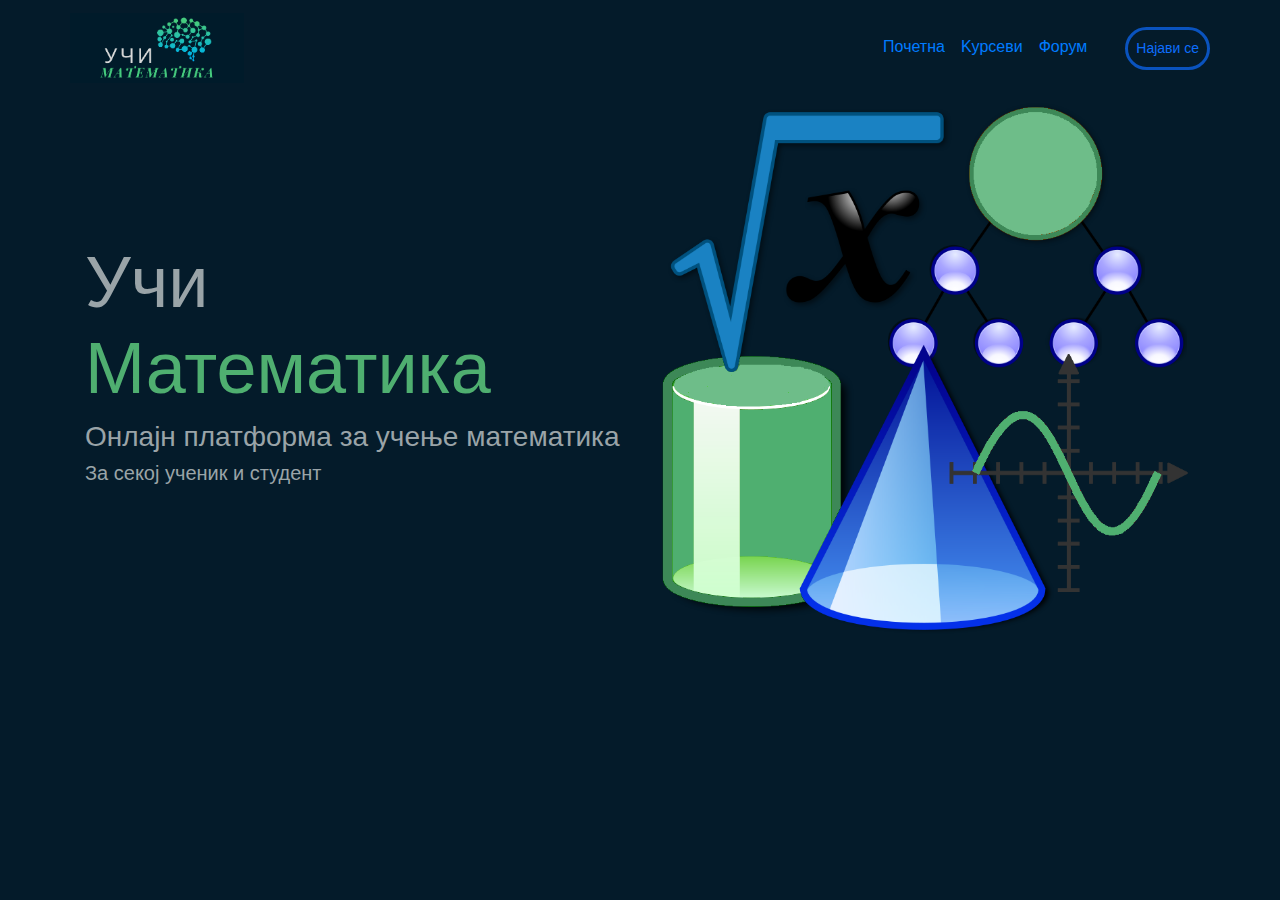
<file: index.html>
<!DOCTYPE html>
<html lang="en">
<head>
    <meta charset="UTF-8">
    <title>Учи Математика</title>
    <link rel="stylesheet" href="https://cdn.jsdelivr.net/npm/bootstrap@4.3.1/dist/css/bootstrap.min.css"
          integrity="sha384-ggOyR0iXCbMQv3Xipma34MD+dH/1fQ784/j6cY/iJTQUOhcWr7x9JvoRxT2MZw1T" crossorigin="anonymous">
    <link href="home.css" rel="stylesheet">
</head>
<body>

<nav class="navbar navbar-expand" style="background-color: #041b2a">
    <div class="container">
        <img src="img/logo.png" class="navbar-brand" style="height: 80px">

        <ul class="navbar-nav">
            <li class="nav-item active">
                <a class="nav-link" href="index.html">Почетна</a>
            </li>
            <li class="nav-item">
                <a class="nav-link" href="courses.html">Kурсеви</a>
            </li>
            <li class="nav-item">
                <a class="nav-link" href="forum.html">Форум</a>

            </li>
            <li class="nav-item">
                <a class="nav-link custom"  href="#">Најави се</a>
            </li>
        </ul>
    </div>
</nav>


<div class="container">
    <div class="row">
        <div class="col-6 d-flex flex-column justify-content-center" style="color: #9aa4a8">
            <h1 class="display-3"> Учи <span style="color: #4faf70"> Математика </span></h1>
            <h3> Онлајн платформа за учење математика</h3>
            <h5> За секој ученик и студент</h5>

        </div>
        <div class="col-6 d-flex flex-column justify-content-center">
            <img src="img/math.png">
        </div>
    </div>
</div>

</body>
</html>
</file>
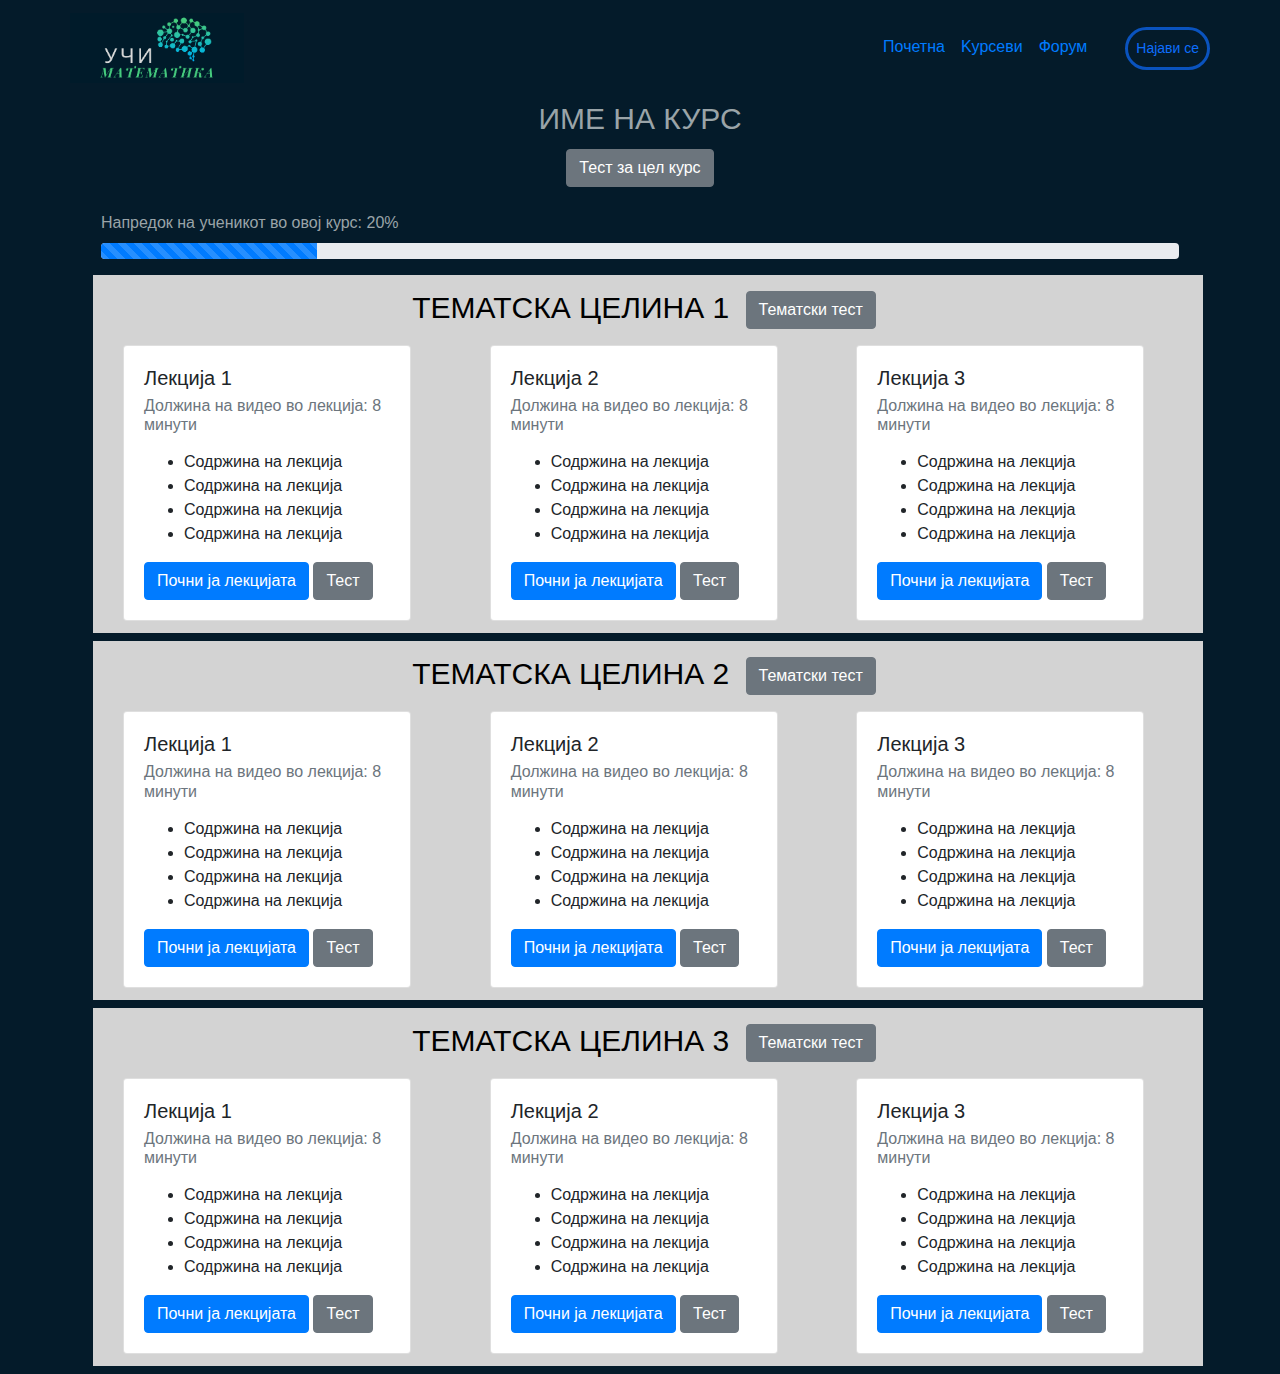
<file: course.html>
<!DOCTYPE html>
<html lang="en">
<head>
    <meta charset="UTF-8">
    <title>Курс</title>
    <link rel="stylesheet" href="https://cdn.jsdelivr.net/npm/bootstrap@4.3.1/dist/css/bootstrap.min.css"
          integrity="sha384-ggOyR0iXCbMQv3Xipma34MD+dH/1fQ784/j6cY/iJTQUOhcWr7x9JvoRxT2MZw1T" crossorigin="anonymous">
    <link href="home.css" rel="stylesheet">
</head>
<body>
<nav class="navbar navbar-expand" style="background-color: #041b2a">
    <div class="container">
        <img src="img/logo.png" class="navbar-brand" style="height: 80px">

        <ul class="navbar-nav">
            <li class="nav-item ">
                <a class="nav-link" href="index.html">Почетна</a>
            </li>
            <li class="nav-item">
                <a class="nav-link" href="courses.html">Kурсеви</a>
            </li>
            <li class="nav-item">
                <a class="nav-link" href="forum.html">Форум</a>

            </li>
            <li class="nav-item">
                <a class="nav-link custom" href="#">Најави се</a>
            </li>
        </ul>
    </div>
</nav>

<div class="container">
    <div class="row text-center">
        <div class="col te">
            ИМЕ НА КУРС
        </div>
    </div>
    <div class="row text-center">
        <div class="col">
            <a href="test.html" class="btn btn-secondary m-2">Тест за цел курс</a>
        </div>
    </div>


    <div class="m-3" style="color: #9aa4a8">
        Напредок на ученикот во овој курс: 20%
        <div class="progress mt-2">
            <div class="progress-bar progress-bar-striped" role="progressbar" aria-valuenow="20" aria-valuemin="0"
                 aria-valuemax="100" style="width: 20%">
            </div>
        </div>
    </div>

    <div class="container m-2" style="background-color: lightgray">
        <div class="row text-center">
            <div class="col te m-2" style="color: black">
                ТЕМАТСКА ЦЕЛИНА 1
                <a href="test.html" class="btn btn-secondary m-2">Тематски тест</a>

            </div>
        </div>
        <div class="card-columns">
            <div class="col">
                <div class="card" style="width: 18rem;">
                    <div class="card-body">
                        <h5 class="card-title">Лекција 1</h5>
                        <h6 class="card-subtitle mb-2 text-muted">Должина на видео во лекција: 8 минути</h6>
                        <p class="card-text">
                        <ul>
                            <li> Содржина на лекција</li>
                            <li> Содржина на лекција</li>
                            <li> Содржина на лекција</li>
                            <li> Содржина на лекција</li>
                        </ul>
                        </p>
                        <a href="lecture.html" class="btn btn-primary">Почни ја лекцијата</a>
                        <a href="test.html" class=" btn btn-secondary">Тест</a>
                    </div>
                </div>
            </div>

            <div class="col">
                <div class="card" style="width: 18rem;">
                    <div class="card-body">
                        <h5 class="card-title">Лекција 2</h5>
                        <h6 class="card-subtitle mb-2 text-muted">Должина на видео во лекција: 8 минути</h6>
                        <p class="card-text">
                        <ul>
                            <li> Содржина на лекција</li>
                            <li> Содржина на лекција</li>
                            <li> Содржина на лекција</li>
                            <li> Содржина на лекција</li>
                        </ul>
                        </p>
                        <a href="lecture.html" class="btn btn-primary">Почни ја лекцијата</a>
                        <a href="test.html" class="btn btn-secondary">Тест</a>
                    </div>
                </div>
            </div>

            <div class="col">
                <div class="card" style="width: 18rem;">
                    <div class="card-body">
                        <h5 class="card-title">Лекција 3</h5>
                        <h6 class="card-subtitle mb-2 text-muted">Должина на видео во лекција: 8 минути</h6>
                        <p class="card-text">
                        <ul>
                            <li> Содржина на лекција</li>
                            <li> Содржина на лекција</li>
                            <li> Содржина на лекција</li>
                            <li> Содржина на лекција</li>
                        </ul>
                        </p>
                        <a href="lecture.html" class="btn btn-primary">Почни ја лекцијата</a>
                        <a href="test.html" class=" btn btn-secondary">Тест</a>
                    </div>
                </div>
            </div>
        </div>
    </div>

    <div class="container m-2" style="background-color: lightgray">
        <div class="row text-center">
            <div class="col te m-2" style="color: black">
                ТЕМАТСКА ЦЕЛИНА 2
                <a href="test.html" class="btn btn-secondary m-2">Тематски тест</a>
            </div>
        </div>
        <div class="card-columns">
            <div class="col">
                <div class="card" style="width: 18rem;">
                    <div class="card-body">
                        <h5 class="card-title">Лекција 1</h5>
                        <h6 class="card-subtitle mb-2 text-muted">Должина на видео во лекција: 8 минути</h6>
                        <p class="card-text">
                        <ul>
                            <li> Содржина на лекција</li>
                            <li> Содржина на лекција</li>
                            <li> Содржина на лекција</li>
                            <li> Содржина на лекција</li>
                        </ul>
                        </p>
                        <a href="lecture.html" class="btn btn-primary">Почни ја лекцијата</a>
                        <a href="test.html" class=" btn btn-secondary">Тест</a>
                    </div>
                </div>
            </div>

            <div class="col">
                <div class="card" style="width: 18rem;">
                    <div class="card-body">
                        <h5 class="card-title">Лекција 2</h5>
                        <h6 class="card-subtitle mb-2 text-muted">Должина на видео во лекција: 8 минути</h6>
                        <p class="card-text">
                        <ul>
                            <li> Содржина на лекција</li>
                            <li> Содржина на лекција</li>
                            <li> Содржина на лекција</li>
                            <li> Содржина на лекција</li>
                        </ul>
                        </p>
                        <a href="lecture.html" class="btn btn-primary">Почни ја лекцијата</a>
                        <a href="test.html" class="btn btn-secondary">Тест</a>
                    </div>
                </div>
            </div>

            <div class="col">
                <div class="card" style="width: 18rem;">
                    <div class="card-body">
                        <h5 class="card-title">Лекција 3</h5>
                        <h6 class="card-subtitle mb-2 text-muted">Должина на видео во лекција: 8 минути</h6>
                        <p class="card-text">
                        <ul>
                            <li> Содржина на лекција</li>
                            <li> Содржина на лекција</li>
                            <li> Содржина на лекција</li>
                            <li> Содржина на лекција</li>
                        </ul>
                        </p>
                        <a href="lecture.html" class="btn btn-primary">Почни ја лекцијата</a>
                        <a href="test.html" class=" btn btn-secondary">Тест</a>
                    </div>
                </div>
            </div>
        </div>
    </div>

    <div class="container m-2" style="background-color: lightgray">
        <div class="row text-center">
            <div class="col te m-2" style="color: black">
                ТЕМАТСКА ЦЕЛИНА 3
                <a href="test.html" class="btn btn-secondary m-2">Тематски тест</a>
            </div>
        </div>
        <div class="card-columns">
            <div class="col">
                <div class="card" style="width: 18rem;">
                    <div class="card-body">
                        <h5 class="card-title">Лекција 1</h5>
                        <h6 class="card-subtitle mb-2 text-muted">Должина на видео во лекција: 8 минути</h6>
                        <p class="card-text">
                        <ul>
                            <li> Содржина на лекција</li>
                            <li> Содржина на лекција</li>
                            <li> Содржина на лекција</li>
                            <li> Содржина на лекција</li>
                        </ul>
                        </p>
                        <a href="lecture.html" class="btn btn-primary">Почни ја лекцијата</a>
                        <a href="test.html" class=" btn btn-secondary">Тест</a>
                    </div>
                </div>
            </div>

            <div class="col">
                <div class="card" style="width: 18rem;">
                    <div class="card-body">
                        <h5 class="card-title">Лекција 2</h5>
                        <h6 class="card-subtitle mb-2 text-muted">Должина на видео во лекција: 8 минути</h6>
                        <p class="card-text">
                        <ul>
                            <li> Содржина на лекција</li>
                            <li> Содржина на лекција</li>
                            <li> Содржина на лекција</li>
                            <li> Содржина на лекција</li>
                        </ul>
                        </p>
                        <a href="lecture.html" class="btn btn-primary">Почни ја лекцијата</a>
                        <a href="test.html" class="btn btn-secondary">Тест</a>
                    </div>
                </div>
            </div>

            <div class="col">
                <div class="card" style="width: 18rem;">
                    <div class="card-body">
                        <h5 class="card-title">Лекција 3</h5>
                        <h6 class="card-subtitle mb-2 text-muted">Должина на видео во лекција: 8 минути</h6>
                        <p class="card-text">
                        <ul>
                            <li> Содржина на лекција</li>
                            <li> Содржина на лекција</li>
                            <li> Содржина на лекција</li>
                            <li> Содржина на лекција</li>
                        </ul>
                        </p>
                        <a href="lecture.html" class="btn btn-primary">Почни ја лекцијата</a>
                        <a href="test.html" class=" btn btn-secondary">Тест</a>
                    </div>
                </div>
            </div>
</body>
</html>
</file>
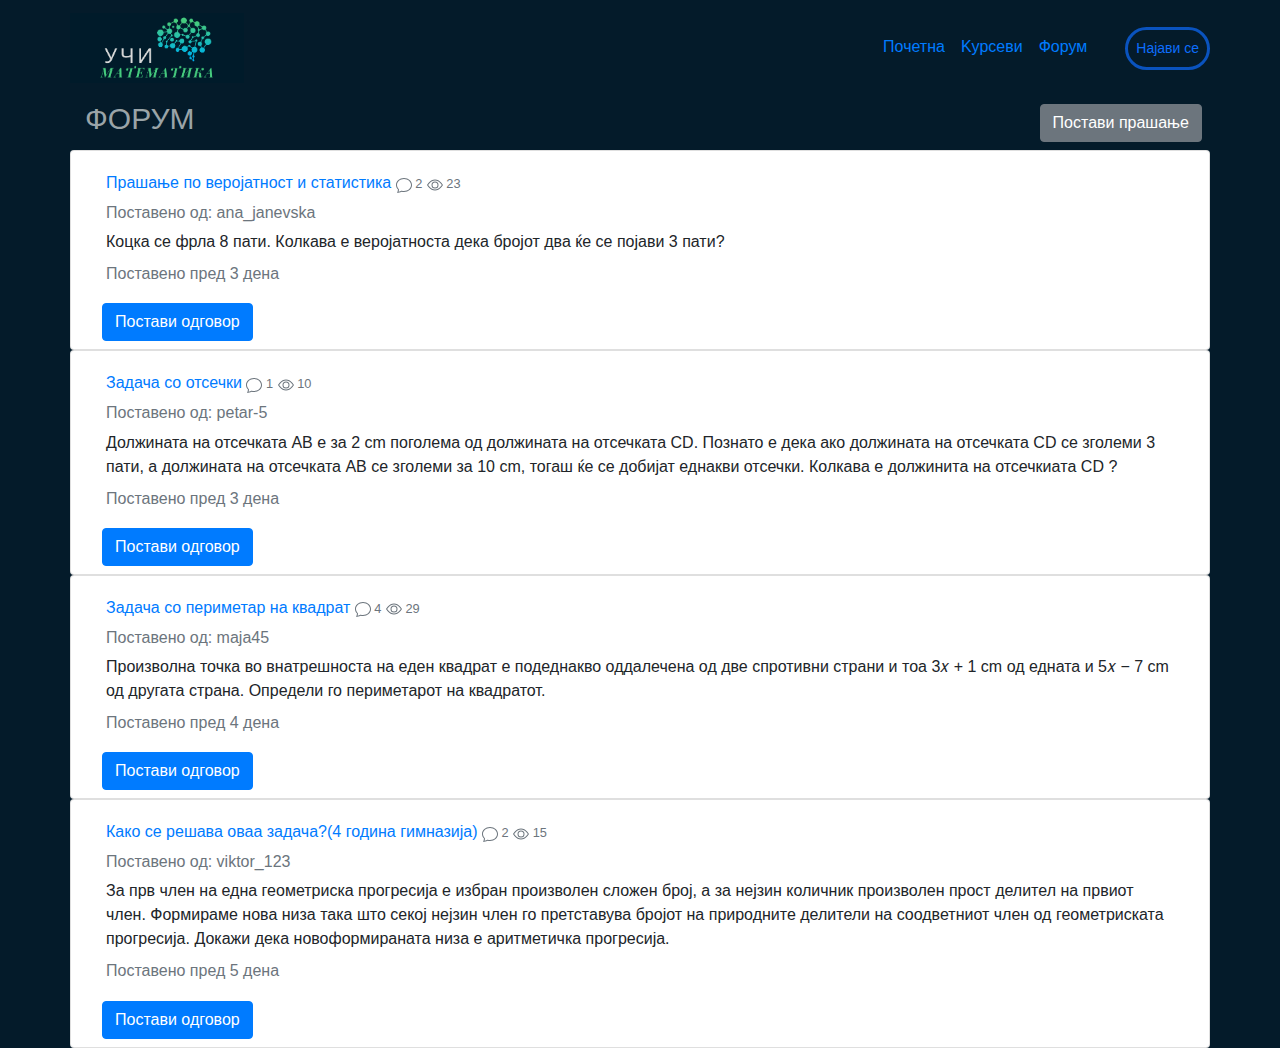
<file: forum.html>
<!DOCTYPE html>
<html lang="en">
<head>
    <meta charset="UTF-8">
    <title>Форум за прашања</title>
    <link rel="stylesheet" href="https://cdn.jsdelivr.net/npm/bootstrap@4.3.1/dist/css/bootstrap.min.css"
          integrity="sha384-ggOyR0iXCbMQv3Xipma34MD+dH/1fQ784/j6cY/iJTQUOhcWr7x9JvoRxT2MZw1T" crossorigin="anonymous">
    <link href="home.css" rel="stylesheet">

</head>
<body>

<nav class="navbar navbar-expand" style="background-color: #041b2a">
    <div class="container">
        <img src="img/logo.png" class="navbar-brand" style="height: 80px">

        <ul class="navbar-nav">
            <li class="nav-item ">
                <a class="nav-link" href="index.html">Почетна</a>
            </li>
            <li class="nav-item">
                <a class="nav-link" href="courses.html">Kурсеви</a>
            </li>
            <li class="nav-item">
                <a class="nav-link active" href="forum.html">Форум</a>

            </li>
            <li class="nav-item">
                <a class="nav-link custom" href="#">Најави се</a>
            </li>
        </ul>
    </div>
</nav>


<div class="container">

    <div class="row">
        <div class="col te ">
            ФОРУМ
        </div>

            <div style="float: right">
                <a href="#" class="btn btn-secondary m-2">Постави прашање</a>
            </div>
    </div>

    <div class="row">
        <div class="card col">
            <div class="card-body">
                <a href="#" class="card-title title">Прашање по веројатност и статистика</a>
                <span class="text-muted small"> <svg xmlns="http://www.w3.org/2000/svg" width="16"
                                                     height="16"
                                                     fill="currentColor" class="bi bi-chat"
                                                     viewBox="0 0 16 16">
        <path d="M2.678 11.894a1 1 0 0 1 .287.801 10.97 10.97 0 0 1-.398 2c1.395-.323 2.247-.697 2.634-.893a1 1 0 0 1 .71-.074A8.06 8.06 0 0 0 8 14c3.996 0 7-2.807 7-6 0-3.192-3.004-6-7-6S1 4.808 1 8c0 1.468.617 2.83 1.678 3.894zm-.493 3.905a21.682 21.682 0 0 1-.713.129c-.2.032-.352-.176-.273-.362a9.68 9.68 0 0 0 .244-.637l.003-.01c.248-.72.45-1.548.524-2.319C.743 11.37 0 9.76 0 8c0-3.866 3.582-7 8-7s8 3.134 8 7-3.582 7-8 7a9.06 9.06 0 0 1-2.347-.306c-.52.263-1.639.742-3.468 1.105z"/>
    </svg> 2</span>

                <span class="text-muted small"> <svg xmlns="http://www.w3.org/2000/svg" width="16"
                                                     height="16" fill="currentColor" class="bi bi-eye"
                                                     viewBox="0 0 16 16">
  <path d="M16 8s-3-5.5-8-5.5S0 8 0 8s3 5.5 8 5.5S16 8 16 8zM1.173 8a13.133 13.133 0 0 1 1.66-2.043C4.12 4.668 5.88 3.5 8 3.5c2.12 0 3.879 1.168 5.168 2.457A13.133 13.133 0 0 1 14.828 8c-.058.087-.122.183-.195.288-.335.48-.83 1.12-1.465 1.755C11.879 11.332 10.119 12.5 8 12.5c-2.12 0-3.879-1.168-5.168-2.457A13.134 13.134 0 0 1 1.172 8z"/>
  <path d="M8 5.5a2.5 2.5 0 1 0 0 5 2.5 2.5 0 0 0 0-5zM4.5 8a3.5 3.5 0 1 1 7 0 3.5 3.5 0 0 1-7 0z"/>
</svg> 23</span>
                <h6 class="card-subtitle my-2 text-muted">Поставено од: ana_janevska</h6>
                <p class="card-text">
                    Коцка се фрла 8 пати. Колкава е веројатноста дека бројот два ќе се појави 3 пати?
                </p>
                <h6 class="card-subtitle text-muted">Поставено пред 3 дена</h6>
            </div>
            <div class="mb-2 mx-3">
                <a href="#" class="btn btn-primary">Постави одговор</a>
            </div>

        </div>
    </div>

    <div class="row">
        <div class="card col">
            <div class="card-body">
                <a href="#" class="card-title title">Задача со отсечки</a>
                <span class="text-muted small"> <svg xmlns="http://www.w3.org/2000/svg" width="16"
                                                     height="16"
                                                     fill="currentColor" class="bi bi-chat"
                                                     viewBox="0 0 16 16">
        <path d="M2.678 11.894a1 1 0 0 1 .287.801 10.97 10.97 0 0 1-.398 2c1.395-.323 2.247-.697 2.634-.893a1 1 0 0 1 .71-.074A8.06 8.06 0 0 0 8 14c3.996 0 7-2.807 7-6 0-3.192-3.004-6-7-6S1 4.808 1 8c0 1.468.617 2.83 1.678 3.894zm-.493 3.905a21.682 21.682 0 0 1-.713.129c-.2.032-.352-.176-.273-.362a9.68 9.68 0 0 0 .244-.637l.003-.01c.248-.72.45-1.548.524-2.319C.743 11.37 0 9.76 0 8c0-3.866 3.582-7 8-7s8 3.134 8 7-3.582 7-8 7a9.06 9.06 0 0 1-2.347-.306c-.52.263-1.639.742-3.468 1.105z"/>
    </svg> 1</span>

                <span class="text-muted small"> <svg xmlns="http://www.w3.org/2000/svg" width="16"
                                                     height="16" fill="currentColor" class="bi bi-eye"
                                                     viewBox="0 0 16 16">
  <path d="M16 8s-3-5.5-8-5.5S0 8 0 8s3 5.5 8 5.5S16 8 16 8zM1.173 8a13.133 13.133 0 0 1 1.66-2.043C4.12 4.668 5.88 3.5 8 3.5c2.12 0 3.879 1.168 5.168 2.457A13.133 13.133 0 0 1 14.828 8c-.058.087-.122.183-.195.288-.335.48-.83 1.12-1.465 1.755C11.879 11.332 10.119 12.5 8 12.5c-2.12 0-3.879-1.168-5.168-2.457A13.134 13.134 0 0 1 1.172 8z"/>
  <path d="M8 5.5a2.5 2.5 0 1 0 0 5 2.5 2.5 0 0 0 0-5zM4.5 8a3.5 3.5 0 1 1 7 0 3.5 3.5 0 0 1-7 0z"/>
</svg> 10</span>
                <h6 class="card-subtitle my-2 text-muted">Поставено од: petar-5</h6>
                <p class="card-text">
                    Должината на отсечката АB е за 2 cm поголема од должината на отсечката CD. Познато е дека ако
                    должината на отсечката CD се зголеми 3 пати, а должината на отсечката AB се зголеми за 10 cm,
                    тогаш ќе се добијат еднакви отсечки. Колкавa е должинитa на отсечкиaта CD ?
                </p>
                <h6 class="card-subtitle text-muted">Поставено пред 3 дена</h6>
            </div>
            <div class="mb-2 mx-3">
                <a href="#" class="btn btn-primary">Постави одговор</a>
            </div>

        </div>
    </div>

    <div class="row">
        <div class="card col">
            <div class="card-body">
                <a href="#" class="card-title title">Задача со периметар на квадрат</a>
                <span class="text-muted small"> <svg xmlns="http://www.w3.org/2000/svg" width="16"
                                                     height="16"
                                                     fill="currentColor" class="bi bi-chat"
                                                     viewBox="0 0 16 16">
        <path d="M2.678 11.894a1 1 0 0 1 .287.801 10.97 10.97 0 0 1-.398 2c1.395-.323 2.247-.697 2.634-.893a1 1 0 0 1 .71-.074A8.06 8.06 0 0 0 8 14c3.996 0 7-2.807 7-6 0-3.192-3.004-6-7-6S1 4.808 1 8c0 1.468.617 2.83 1.678 3.894zm-.493 3.905a21.682 21.682 0 0 1-.713.129c-.2.032-.352-.176-.273-.362a9.68 9.68 0 0 0 .244-.637l.003-.01c.248-.72.45-1.548.524-2.319C.743 11.37 0 9.76 0 8c0-3.866 3.582-7 8-7s8 3.134 8 7-3.582 7-8 7a9.06 9.06 0 0 1-2.347-.306c-.52.263-1.639.742-3.468 1.105z"/>
    </svg> 4</span>

                <span class="text-muted small"> <svg xmlns="http://www.w3.org/2000/svg" width="16"
                                                     height="16" fill="currentColor" class="bi bi-eye"
                                                     viewBox="0 0 16 16">
  <path d="M16 8s-3-5.5-8-5.5S0 8 0 8s3 5.5 8 5.5S16 8 16 8zM1.173 8a13.133 13.133 0 0 1 1.66-2.043C4.12 4.668 5.88 3.5 8 3.5c2.12 0 3.879 1.168 5.168 2.457A13.133 13.133 0 0 1 14.828 8c-.058.087-.122.183-.195.288-.335.48-.83 1.12-1.465 1.755C11.879 11.332 10.119 12.5 8 12.5c-2.12 0-3.879-1.168-5.168-2.457A13.134 13.134 0 0 1 1.172 8z"/>
  <path d="M8 5.5a2.5 2.5 0 1 0 0 5 2.5 2.5 0 0 0 0-5zM4.5 8a3.5 3.5 0 1 1 7 0 3.5 3.5 0 0 1-7 0z"/>
</svg> 29</span>
                <h6 class="card-subtitle my-2 text-muted">Поставено од: maja45</h6>
                <p class="card-text">
                    Произволна точка во внатрешноста на еден квадрат е подеднакво оддалечена од две спротивни
                    страни и тоа 3𝑥 + 1 cm од едната и 5𝑥 − 7 cm од другата страна. Определи го периметарот на
                    квадратот.
                </p>
                <h6 class="card-subtitle text-muted">Поставено пред 4 дена</h6>
            </div>
            <div class="mb-2 mx-3">
                <a href="#" class="btn btn-primary">Постави одговор</a>
            </div>

        </div>
    </div>

    <div class="row">
        <div class="card col">
            <div class="card-body">
                <a href="#" class="card-title title">Како се решава оваа задача?(4 година гимназија)</a>
                <span class="text-muted small"> <svg xmlns="http://www.w3.org/2000/svg" width="16"
                                                     height="16"
                                                     fill="currentColor" class="bi bi-chat"
                                                     viewBox="0 0 16 16">
        <path d="M2.678 11.894a1 1 0 0 1 .287.801 10.97 10.97 0 0 1-.398 2c1.395-.323 2.247-.697 2.634-.893a1 1 0 0 1 .71-.074A8.06 8.06 0 0 0 8 14c3.996 0 7-2.807 7-6 0-3.192-3.004-6-7-6S1 4.808 1 8c0 1.468.617 2.83 1.678 3.894zm-.493 3.905a21.682 21.682 0 0 1-.713.129c-.2.032-.352-.176-.273-.362a9.68 9.68 0 0 0 .244-.637l.003-.01c.248-.72.45-1.548.524-2.319C.743 11.37 0 9.76 0 8c0-3.866 3.582-7 8-7s8 3.134 8 7-3.582 7-8 7a9.06 9.06 0 0 1-2.347-.306c-.52.263-1.639.742-3.468 1.105z"/>
    </svg> 2</span>

                <span class="text-muted small"> <svg xmlns="http://www.w3.org/2000/svg" width="16"
                                                     height="16" fill="currentColor" class="bi bi-eye"
                                                     viewBox="0 0 16 16">
  <path d="M16 8s-3-5.5-8-5.5S0 8 0 8s3 5.5 8 5.5S16 8 16 8zM1.173 8a13.133 13.133 0 0 1 1.66-2.043C4.12 4.668 5.88 3.5 8 3.5c2.12 0 3.879 1.168 5.168 2.457A13.133 13.133 0 0 1 14.828 8c-.058.087-.122.183-.195.288-.335.48-.83 1.12-1.465 1.755C11.879 11.332 10.119 12.5 8 12.5c-2.12 0-3.879-1.168-5.168-2.457A13.134 13.134 0 0 1 1.172 8z"/>
  <path d="M8 5.5a2.5 2.5 0 1 0 0 5 2.5 2.5 0 0 0 0-5zM4.5 8a3.5 3.5 0 1 1 7 0 3.5 3.5 0 0 1-7 0z"/>
</svg> 15</span>
                <h6 class="card-subtitle my-2 text-muted">Поставено од: viktor_123</h6>
                <p class="card-text">
                    За прв член на една геометриска прогресија е избран произволен сложен број, а за
                    нејзин количник произволен прост делител на првиот член. Формираме нова низа така
                    што секој нејзин член го претставува бројот на природните делители на соодветниот член
                    од геометриската прогресија. Докажи дека новоформираната низа е аритметичка
                    прогресија.                 </p>
                <h6 class="card-subtitle text-muted">Поставено пред 5 дена</h6>
            </div>
            <div class="mb-2 mx-3">
                <a href="#" class="btn btn-primary">Постави одговор</a>
            </div>

        </div>
    </div>

</div>

</body>
</html>
</file>
<file: home.css>
body {
    background-color: #041b2a;
}
.custom {
    color: #0d6efd;
    border-radius: 50px;
    margin-left: 30px;
    font-size: 14px;
    border: 3px solid #0a53be;
}

.custom:hover {
    color: #9aa4a8;
    background-color: #0a53be;
    transition: 1s;
}

.courses {
    font-size: 2rem;
    padding: 10px;
    color: #4faf70;
    border-bottom: 2px solid #4faf70;
}

.te {
    color: #9aa4a8;
    font-size: 30px;
}


.level {
    display: block;
    color: #9aa4a8;
    font-size: 1.5rem;
}

.level:hover {
    text-decoration: none;
    color: #4faf70;
}

.lecture {
    color: white;
}

.lecture:hover {
    text-decoration: none;
}
</file>
